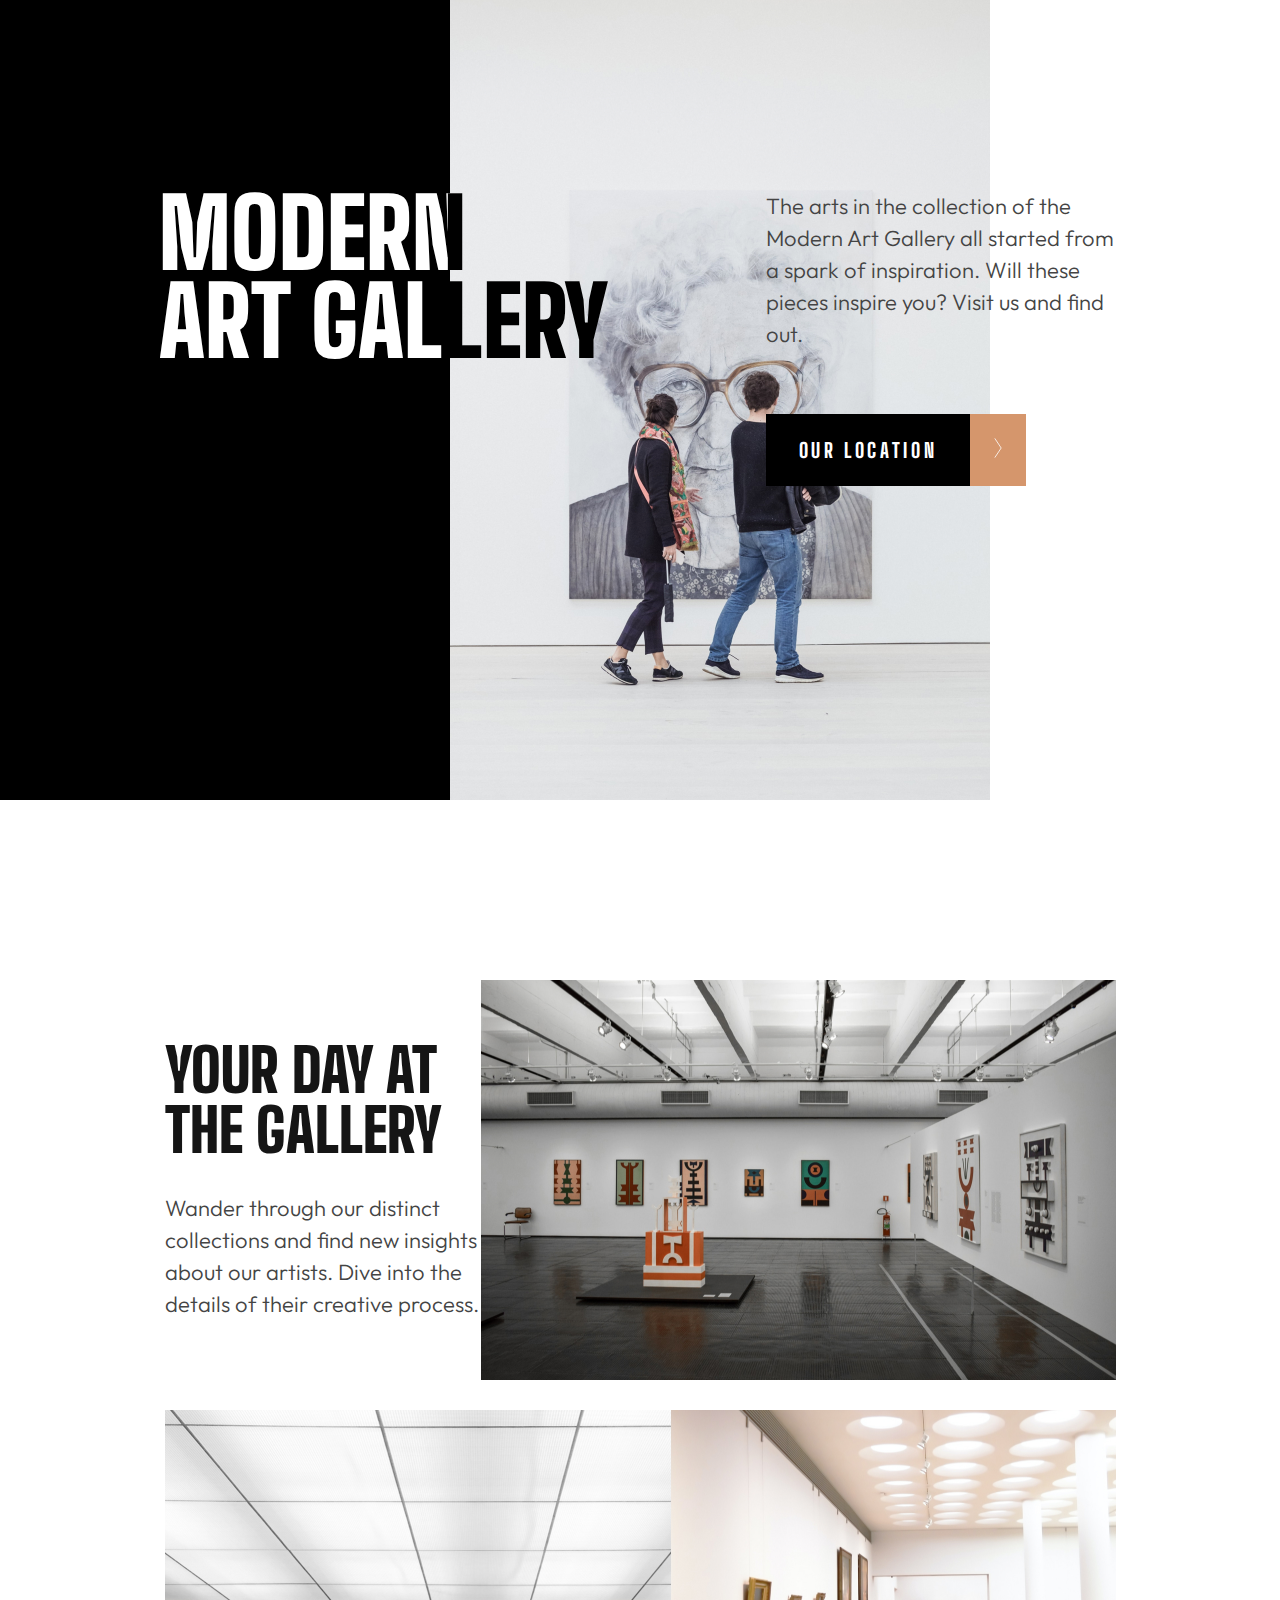
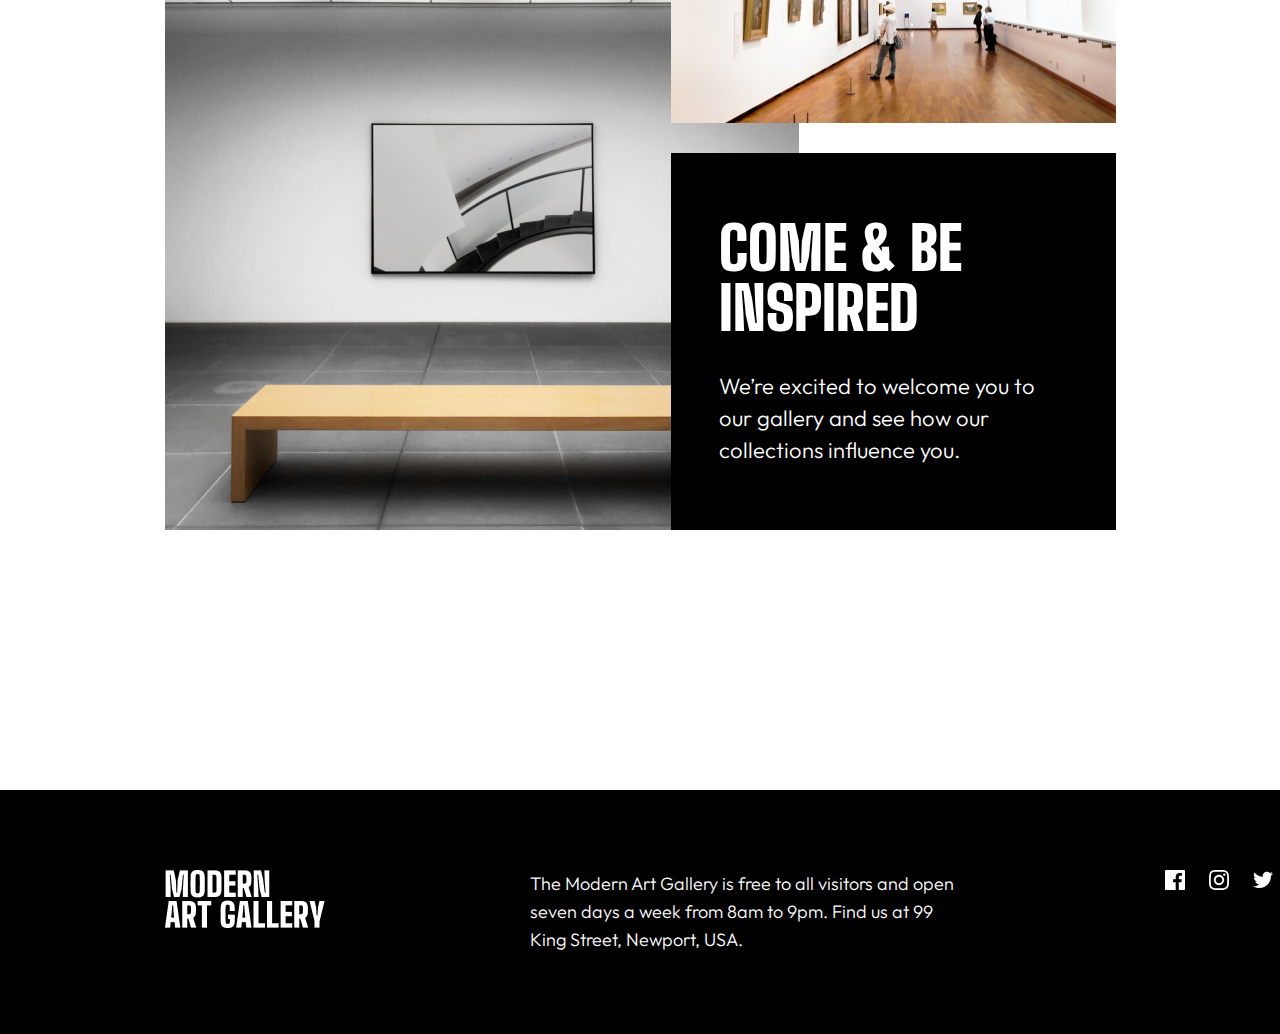
<file: index.html>
<!DOCTYPE html>
<html lang="en">
<head>
    <meta charset="UTF-8">
    <meta http-equiv="X-UA-Compatible" content="IE=edge">
    <meta name="viewport" content="width=device-width, initial-scale=1.0">
    <link rel="stylesheet" href="./reset.css">
    <link rel="stylesheet" href="./style.css">
    <title>Document</title>
</head>
<body>
    <div class="contaner"> 
                <div class="black">
                </div>
                <img class="woman" src="./Rectangle (1).jpg" alt="">
                <img class="woman2" src="./Rectangle (3).jpg" alt=""> 
                <div class="modernartgal"> 
                    <div class="mod12">
                    <h1 class="mod">modern</h1>
                    <h2 class="gal">art gal</h2>
                    </div>
                    <div class="part12">
                    <h3 class="part1">i</h3>
                    <h4 class="part2">lery</h4> 
                    </div>    
                </div>
                <div class="modernartgal2">
                    <h1 class="mod">modern</h1>
                    <h2 class="gal">art gallery</h2>
                </div>
                <p class="arts">The arts in the collection of the Modern Art Gallery all started from a spark of inspiration. Will these pieces inspire you? Visit us and find out.</p>
            <!-- <button>OUR LOCATION</button> -->
            <a href="./location.html"><button>OUR LOCATION</button></a>
            <button class="button"><img class="butt" src="./Path 2.svg" alt=""></button>
            
            <div class="text">
                <h5>Your Day at the Gallery</h5>
                <p class="wander">Wander through our distinct collections and find new insights about our artists. Dive into the details of their creative process.</p>
            </div>
            <img class="photo1" src="./Rectangle (2).jpg" alt="">
            <img class="photo2" src="./Rectangle Copy 2.jpg" alt="">
            <img class="photo3" src="./Rectangle Copy 4.jpg" alt="">
            <div class="litblack">
            <h6>COME & BE INSPIRED</h6>
            <p>We’re excited to welcome you to our gallery and see how our collections influence you.</p>
            </div>
    <footer class="foot1">
        <div class="foot">
                <img class="modernphoto" src="./MODERNARTGALLERY.png" alt="">
                <p>The Modern Art Gallery is free to all visitors and open seven days a week from 8am to 9pm. Find us at 99 King Street, Newport, USA.</p>
            <div class="icon">
                <svg width="20" height="20" viewBox="0 0 20 20" fill="none" xmlns="http://www.w3.org/2000/svg" class="fb">
                    <path id="Path" d="M18.8958 0H1.10417C0.494167 0 0 0.494167 0 1.10417V18.8967C0 19.5058 0.494167 20 1.10417 20H10.6833V12.255H8.07667V9.23667H10.6833V7.01083C10.6833 4.4275 12.2608 3.02083 14.5658 3.02083C15.67 3.02083 16.6183 3.10333 16.895 3.14V5.84L15.2967 5.84083C14.0433 5.84083 13.8008 6.43667 13.8008 7.31V9.2375H16.79L16.4008 12.2558H13.8008V20H18.8975C19.5058 20 20 19.5058 20 18.8958V1.10417C20 0.494167 19.5058 0 18.8958 0Z" fill="white"/>
                    </svg>
                <!-- <img class="fb" src="./Path.svg" alt=""> -->
                <img class="insta" src="./Shape.svg" alt="">
                <img class="twit" src="./Path (1).svg" alt="">
            </div>
        </div>
    </footer>
        </div>
</div>












    </div>
</body>
</html>
</file>
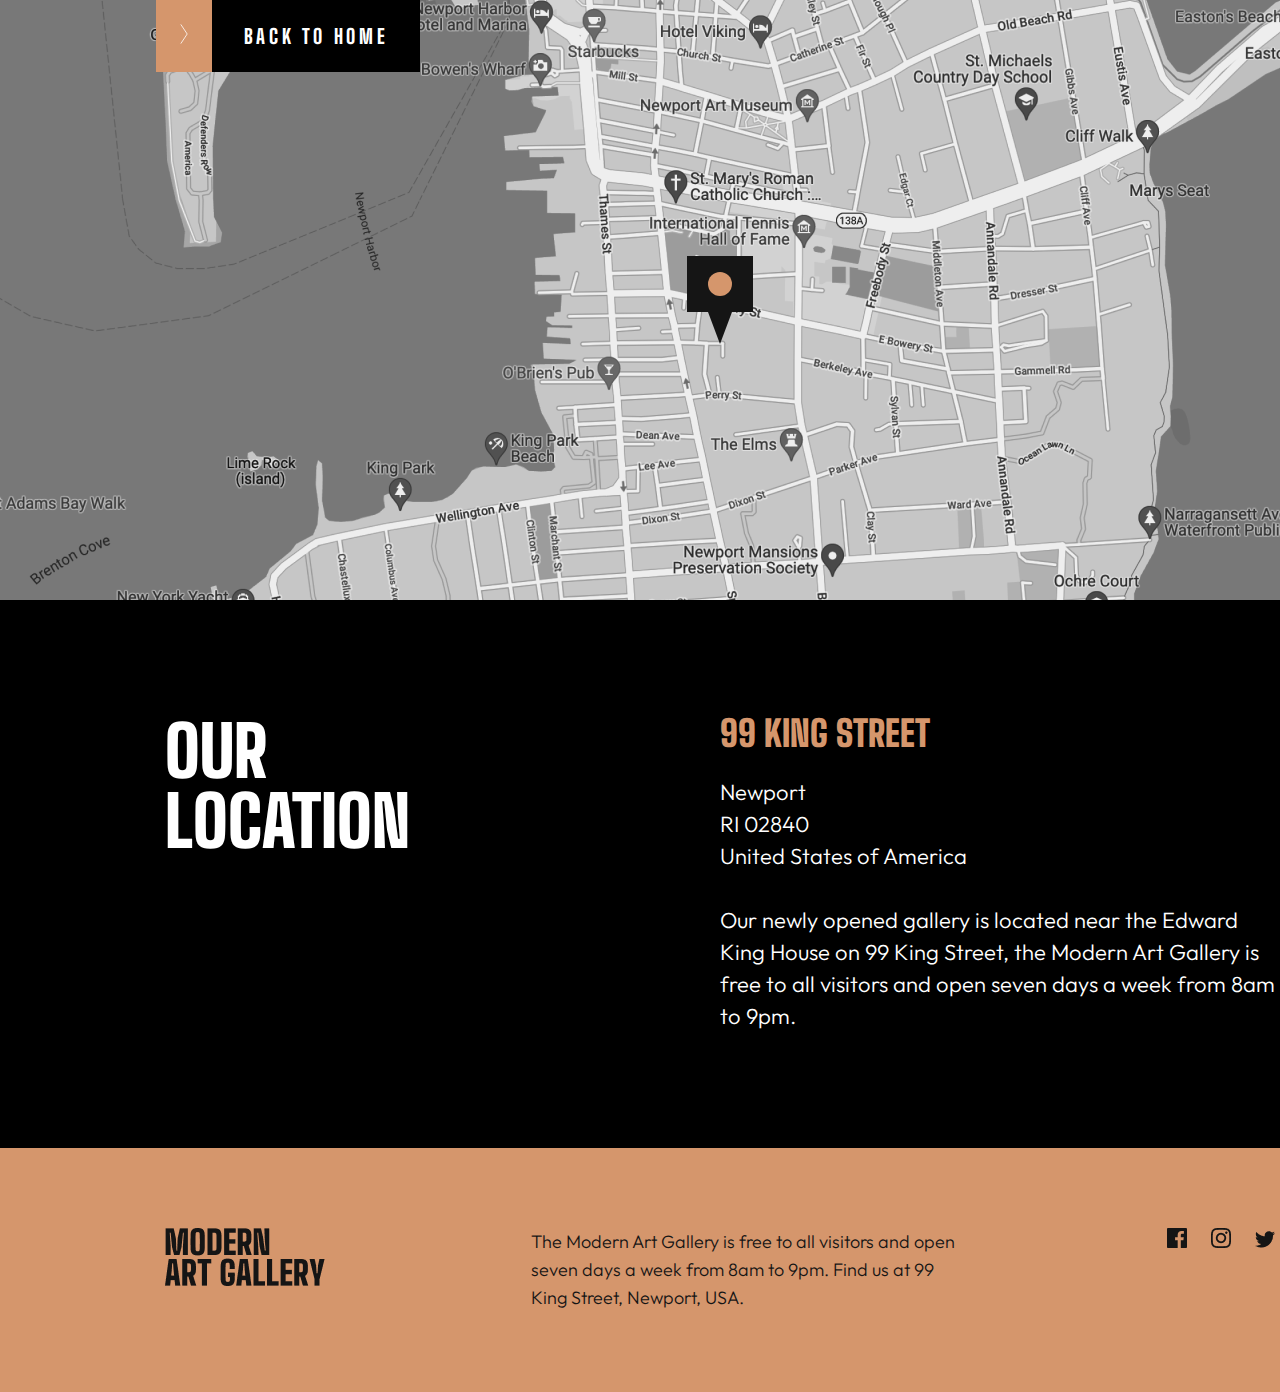
<file: location.html>
<!DOCTYPE html>
<html lang="en">
<head>
    <meta charset="UTF-8">
    <meta http-equiv="X-UA-Compatible" content="IE=edge">
    <meta name="viewport" content="width=device-width, initial-scale=1.0">
    <link rel="stylesheet" href="./reset.css">
    <link rel="stylesheet" href="./style.css">
    <title>Document</title>
</head>
<body>
    <div class="contaner2">
<img class="map" src="./Bitmap.png" alt="ruka">
<img class="map2" src="./Bitmap (2).png" alt="">
<img class="map3" src="./Bitmap (3).png" alt="">
<a href="./index.html"><button class="backtohome">BACK TO HOME</button></a>
<button class="button2"><img class="butt2" src="./Path 2.svg" alt=""></button>
 <img class="locat" src="./Group 6.svg" alt="">
<section>
    <div class="black2">
        <div class="satauri">
            <h1 class="satauri1">OUR</h1>
            <h2 class="satauri2">LOCATION</h2>
            <h3 class="satauri3">OUR LOCATION</h3>
        </div>
        <div class="text2">
            <h3 class="king99">99 King Street</h3>
            <p class="newport">Newport</p>
            <p class="ri02">RI 02840</p>
            <p class="united">United States of America</p>
            <p class="ournewly">Our newly opened gallery is located near the Edward King House on 99 King Street, the Modern Art Gallery is free to all visitors and open seven days a week from 8am to 9pm.</p>
        </div>
            
    </div>
</section>
<footer class="foot2">
<div class="footdiv">
        <div class="foo1">
            <img src="./MODERNARTGALLERY (1).png" alt="">
        </div>
            <div class="foo2">
                <p class="themodern">The Modern Art Gallery is free to all visitors and open seven days a week from 8am to 9pm. Find us at 99 King Street, Newport, USA.</p>
            </div>
                <div class="foo3">
                    <svg class="fb2" width="20" height="20" viewBox="0 0 20 20" fill="none" xmlns="http://www.w3.org/2000/svg">
                        <path d="M18.8958 0H1.10417C0.494167 0 0 0.494167 0 1.10417V18.8967C0 19.5058 0.494167 20 1.10417 20H10.6833V12.255H8.07667V9.23667H10.6833V7.01083C10.6833 4.4275 12.2608 3.02083 14.5658 3.02083C15.67 3.02083 16.6183 3.10333 16.895 3.14V5.84L15.2967 5.84083C14.0433 5.84083 13.8008 6.43667 13.8008 7.31V9.2375H16.79L16.4008 12.2558H13.8008V20H18.8975C19.5058 20 20 19.5058 20 18.8958V1.10417C20 0.494167 19.5058 0 18.8958 0Z" fill="#151515"/>
                        </svg>
                        <img class="insta2" src="./Shape (1).png" alt="">
                        <img class="twit2" src="./Path.png" alt="">
                        
                </div>
</div>
</footer>


    </div>
</body>
</html>
</file>
<file: style.css>
@import url('https://fonts.googleapis.com/css2?family=Big+Shoulders+Display:wght@900&display=swap');
@import url('https://fonts.googleapis.com/css2?family=Outfit&display=swap');
.contaner{
    max-width: 1440px;
    width: 100%;
    height: 2554px;
    margin: 0 auto;
    position: relative;
    flex-wrap: wrap;
}
.black{
    position: absolute;
    width: 450px;
    height: 800px;
    background-color: black;
}
.modernartgal{
    position: absolute;
    display: flex;
    justify-content: center;
    top: 189px;
    left: 145px;
    width: 460px;
    height: 176px;
}
.moderngal2{
    display: none;
}
.mod12{
    margin-left: 18px;
    width: 285px;
    height: 176px;
}
.mod{
    font-family: "big shoulders Display";
    font-weight: 900;
    font-size: 96px;
    font-style: normal;
    line-height: 88px;
    text-transform: uppercase;
    color: #FFFFFF;
}
.gal{
    font-family: "big shoulders Display";
    font-weight: 900;
    font-size: 96px;
    line-height: 88px;
    text-transform: uppercase;
    color: #FFFFFF;  
}
.part12{
    /* width: 180px;
    height: 176px; */
}
.part1{
    font-family: "big shoulders Display";
    font-weight: 900;
    font-size: 96px;
    line-height: 88px;
    text-transform: uppercase;
    color: black;
}
.part2{
    font-family: "big shoulders Display";
    font-weight: 900;
    font-size: 96px;
    line-height: 88px;
    text-transform: uppercase;
    color: black;
}
.woman{
    position: absolute;
    top: 0;
    /* opacity: 0.5; */
    left: 450px;
    width: 540px;
    height: 800px;
}
.woman2{
    display: none;
}
.arts{
    position: absolute;
    width: 350px;
    height: 160px;
    top: 190px;
    right: 164px;
    font-family: 'Outfit';
    font-style: normal;
    font-weight: 300;
    font-size: 22px;
    line-height: 32px;
    color: #444444;
}
button{
    position: absolute;
    top: 414px;
    right: 310px;
    width: 204px;
    height: 72px;
    color: #FFFFFF;
    background-color: black;
    font-family: 'Big Shoulders Display';
    font-style: normal;
    font-weight: 800;
    font-size: 20px;
    line-height: 24px;
    letter-spacing: 3.63636px;
    border: none;
}
button:hover{
    background-color: #D5966C;
}
.button{
    position: absolute;
    top: 414px;
    right: 254px;
    width: 56px;
    height: 72px;
    background-color: #D5966C;
    border: none;
}
.button:hover{
    background-color: black;
}
.butt{
    width: 8px;
    height: 24px;
}
.text{
    position: absolute;
    top: 1040px;
    left: 165px;
    width: 350px;
    height: 280px;
}
h5{
    font-family: 'Big Shoulders Display';
    font-style: normal;
    width: 350px;
    left: 120px;
    font-weight: 900;
    font-size: 60px;
    line-height: 60px;
    text-transform: uppercase;
    color: #151515;   
}
.wander{
    width: 350px;
    height: 128px;
    margin-top: 32px;
    font-family: 'Outfit';
    font-style: normal;
    font-weight: 300;
    font-size: 22px;
    line-height: 32px;
    color: #444444;
}
.photo1{
    position: absolute;
    top: 980px;
    right: 164px;
    width: 635px;
    height: 400px;
}
.photo2{
    position: absolute;
    top: 1410px;
    left: 165px;
    width: 635px;
    height: 720px;
}
.photo3{
    position: absolute;
    top: 1410px;
    right: 164px;
    width: 445px;
    height: 313px;
}
.litblack{
    position: absolute;
    bottom: 424px;
    right: 164px;
    width: 445px;
    height: 377px;
    background-color: black;
}
h6{
    width: 350px;
    height: 120px;
    margin-top: 65px;
    margin-left: 48px;
    font-family: 'Big Shoulders Display';
    font-style: normal;
    font-weight: 900;
    font-size: 60px;
    line-height: 60px;
    text-transform: uppercase;
    color: #FFFFFF;
}
.litblack p{
    width: 350px;
    height: 96px;
    margin-top: 32px;
    margin-left: 48px;
    font-family: 'Outfit';
    font-style: normal;
    font-weight: 300;
    font-size: 22px;
    line-height: 32px;
    color: #FFFFFF;
}
.foot1{
    position: absolute;
    top: 2310px;
    margin-top: 80px;
    width: 1440px;
    height: 244px;
    background-color: black;
    display: flex;
    justify-content: center;
    align-items: center;
    justify-content: space-around;
}
.foot{
    /* margin-left: 165px; */
    width: 1110px;
    height: 84px;
    display: flex;
    /* justify-content: center; */
    align-items: flex-start;
    justify-content: space-between;
}
footer p{
    width: 430px;
    height: 84px;
    font-family: 'Outfit';
    font-style: normal;
    font-weight: 300;
    font-size: 18px;
    line-height: 28px;
    color: #FFFFFF;
}
.icon{
    width: 110px;
}
.fb{
    width: 20px;
    height: 20px;
}
.fb :hover{
    fill: #D5966C;
}
.insta{
    width: 20px;
    height: 20px;
    margin-left: 20px;
}
.twit{
    width: 20px;
    height: 20px;
    margin-left: 20px;
}


.contaner2{
    max-width: 1440px;
    width: 100%;
    margin: 0 auto;
    position: relative;
}
.map{
    position: absolute;
    width: 1440px;
    height: 600px;
    top: 0;
    left: 0;
}
.map2{
    display: none;
}
.map3{
    display: none;
}
.locat{
    position: absolute;
    width: 66px;
    height: 88px;
    top: 256px ;
    left: 687px;
}
.backtohome{
    position: absolute;
    top: 0;
    left: 212px;
    width: 208px;
    height: 72px;
    background-color: black;
    font-family: 'Big Shoulders Display';
    font-style: normal;
    font-weight: 800;
    font-size: 20px;
    line-height: 24px;
    letter-spacing: 3.63636px;
    color: #FFFFFF;
}
.backtohome :hover{
background-color: #D5966C;
}
.button2{
    position: absolute;
    top: 0;
    left: 156px;
    background-color: #D5966C;
    width: 56px;
    height: 72px;
}
.button2:hover{
    background-color: black;
}
.butt2{
    width: 8px;
    height: 24px;
}
section{
    position: absolute;
    display: flex;
    justify-content: center;
    align-items: center;
    width: 1440px;
    height: 548px;
    left: 0 ;
    top: 600px ;
    background-color: black;
}
.black2{
    display: flex;
    justify-content: space-between;
    width: 1110px;
    height: 316px;
}
.satauri{
    width: 350px;
    height: 140px;
}
.satauri1{
    font-family: 'Big Shoulders Display';
    font-style: normal;
    font-weight: 900;
    font-size: 70px;
    line-height: 70px;
    text-transform: uppercase;
    color: #FFFFFF;
}
.satauri2{
    font-family: 'Big Shoulders Display';
    font-style: normal;
    font-weight: 900;
    font-size: 70px;
    line-height: 70px;
    text-transform: uppercase;
    color: #FFFFFF;
}
.satauri3{
    display: none;
}
.text2{
width: 555px;
height: 316px;
}
.king99{
    font-family: 'Big Shoulders Display';
    font-style: normal;
    font-weight: 900;
    font-size: 36px;
    line-height: 36px;
    text-transform: uppercase;
    color: #D5966C;
}
.newport{
    margin-top: 24px;
    font-family: 'Outfit';
    font-style: normal;
    font-weight: 300;
    font-size: 22px;
    line-height: 32px;
    color: #FFFFFF;
}
.ri02{
    font-family: 'Outfit';
    font-style: normal;
    font-weight: 300;
    font-size: 22px;
    line-height: 32px;
    color: #FFFFFF;
}
.united{
    font-family: 'Outfit';
    font-style: normal;
    font-weight: 300;
    font-size: 22px;
    line-height: 32px;
    color: #FFFFFF; 
}
.ournewly{
    margin-top: 32px;
    font-family: 'Outfit';
    font-style: normal;
    font-weight: 300;
    font-size: 22px;
    line-height: 32px;
    color: #FFFFFF;
}
.foot2{
    position: absolute;
    display: flex;
    justify-content: center;
    align-items: center;
    top: 1148px;
    width: 1440px;
    height: 244px;
    background-color: #D5966C ;
}
.footdiv{
    display: flex;
    justify-content: space-between;
    width: 1110px;
    height: 84px;
}
.themodern{
    font-family: 'Outfit';
    font-style: normal;
    font-weight: 300;
    font-size: 18px;
    line-height: 28px;
    color: #151515;
}
.fb2 :hover{
    fill: white;
}
.insta2{
    margin-left: 20px;
}
.twit2{
    margin-left: 20px;
}

@media(max-width:768px){
.contaner{
    height: 2238px;
}
.black{
    display: none;
}
.woman{
    top:0;
    left: 0;
    width: 437px;
    height: 700px;
}
.modernartgal{
    display: none;
}
.modernartgal2{
    position: absolute;
    top: 145px;
    left: 389px;
    width: 339px;
    height: 130px;
}
.mod{
    font-size: 70px;
    line-height: 65px;
    color: black;
}
.gal{
    font-size: 70px;
    line-height: 65px;
    color: black;  
}
.arts{
    top: 323px;
    left: 389px;
    font-size: 18px;
    line-height: 28px;
}
button{
    top: 483px;
    left: 389px;
}
button:hover{
    background-color: #D5966C;
}
.button{
    top: 483px;
    left: 590px;
}
.text{
    top: 856px;
    left: 39px;
    width: 223px;
    height: 135px;
}
h5{
    width: 223px;
    height: 135px;
    font-size: 50px;
    line-height: 45px; 
}
.wander{
    width: 223px;
    height: 140px;
    font-size: 18px;
    line-height: 28px;
    color: #444444;
}
.photo1{
    top: 820px;
    left: 330px;
    width: 398px;
    height: 400px;
}
.photo2{
    top: 1231px;
    left: 39px;
    width: 398px;
    height: 720px;
}
.photo3{
    top: 1231px;
    left: 448px;
    width: 280px;
    height: 313px;
}
.litblack{
    width: 280px;
    height: 396px;
    top: 1555px;
    bottom: 336px;
    right: 40px;
} 
h6{
    width: 223px;
    height: 90px;
    margin-top: 85px;
    margin-left: 28px;
    font-size: 50px;
    line-height: 45px;
}
.litblack p{
    width: 223px;
    height: 112px;
    margin-top: 24px;
    margin-left: 28px;
    font-size: 18px;
    line-height: 28px;
}
.foot1{
    width: 768px;
    height: 216px;
    top: 2127px;
}
.foot{
    margin-left: 39px;
    margin-right: 40px;
}
.modernphoto{
    width: 110.05px;
    height: 40px;
}
footer p{
    width: 281px;
    height: 104px;
    font-size: 16px;
    line-height: 26px;
}

.contaner2{
    max-width: 768px;
    width: 100%;
    height: 1252px;
}
.map{
    display: none;
}
.map2{
    position: absolute;
    width: 768px;
    height: 600px;
    top: 0;
    left: 0;
    display: block;
}
.map3{
    display: none;
}
.locat{
    width: 66px;
    height: 88px;
    top: 256px ;
    left: 351px;
}
.button2{
    left: 40px;
    background-color: #D5966C;
    width: 56px;
    height: 72px;
}
.backtohome{
    left: 95px;
    background-color: black;
}
section{
    width: 768px;
    height: 436px;
}
 .black2{
    width: 689px;
    height: 436px;
    margin-top: 88px;
} 
.satauri{
    width: 223px;
    height: 100px;
}
.satauri1{
    font-size: 55px;
    line-height: 50px;
}
.satauri2{
    font-size: 55px;
    line-height: 50px;
}
.satauri3{
    display: none;
}
.text2{
    width: 400px;
    height: 316px;
}
.king99{
    font-size: 32px;
    line-height: 32px;
}
.newport{
    font-size: 18px;
    line-height: 28px;
}
.ri02{
    font-size: 18px;
    line-height: 28px;
}
.united{
    font-size: 18px;
    line-height: 28px;
}
.ournewly{
    font-size: 18px;
    line-height: 28px;
}
.foot2{
    top: 1036px;
    width: 768px;
    height: 216px;
}
.footdiv{
    width: 689px;
    height: 104px;
}
}

@media(max-width:375px){
.contaner{
    height: 2811px;
}
.woman{
display: none;
}
 .woman2{
    position: absolute;
    top: 0;
    left: 0;
    width: 375px;
    height: 240px;
    display: block;
} 
.modernartgal{
    display: none;
}
.modernartgal2{
    top: 272px;
    left: 16px;
    width: 343px;
    height: 110px;
}
.mod{
    font-size: 60px;
    line-height: 55px;
}
.gal{
    font-size: 60px;
    line-height: 55px;
}
.arts{
    top: 414px;
    left: 16px;
    width: 343px;
    height: 112px;
    color: #444444;
}
button{
    top: 558px;
    left: 16px;
}
.button{
    top: 558px;
    left: 220px;
    width: 56px;
    height: 72px;
}
.photo1{
    top: 750px;
    left: 16px;
    width: 343px;
    height: 320px;
}
.text{
    margin-top: 240px;
    left: 16px;
    width: 343px;
    height: 320px;
}
h5{
    width: 343px;
    height: 90px;
    font-size: 50px;
    line-height: 45px; 
}
.wander{
    width: 343px;
    height: 112px;
    font-size: 18px;
    line-height: 28px;
}
.photo2{
    top: 1350px;
    left: 16px;
    width: 343px;
    height: 480px;
}
.photo3{
    top: 1846px;
    left: 16px;
    width: 343px;
    height: 200px;
} 
.litblack{
    width: 343px;
    height: 293px;
    top: 2062px;
    left: 16px;
} 
h6{
    width: 295px;
    height: 90px;
    margin-top: 48px;
    margin-left: 24px;
}
.litblack p{
    width: 295px;
    height: 84px;
    margin-top: 24px;
    margin-left: 24px;
}
.foot1{
    width: 375px;
    height: 336px;
    top: 2475px;
}
.foot{
    display: flex;
    flex-direction: column;
    justify-content: space-between;
    align-content: space-between;
    width: 331px;
    height: 240px;
    margin-left: 32px;
    margin-right: 48px;
}

.contaner2{
    max-width: 375px;
    width: 100%;
    height: 1379px;
}
.map{
    display: none;
}
.map2{
    display: none;
}
.map3{
    position: absolute;
    width: 375px;
    height: 600px;
    top: 0;
    left: 0;
    display: block;
}
.locat{
    width: 66px;
    height: 88px;
    top: 231px ;
    left: 155px;
}
.button2{
    left: 0;
    background-color: #D5966C;
    width: 56px;
    height: 72px;
}
.backtohome{
    left: 53px;
    background-color: black;
}
section{
    width: 375px;
    height: 493px;
    background-color: black;
}
.black2{
    display: flex;
    flex-direction: column;
    justify-content: space-between;
    align-content: space-between;
    width: 343px;
    height: 400px;
    margin-top: 0;
} 
.satauri{
    width: 360px;
    height: 45px;
}
.satauri1{
   /* width: 100px;
   display: inline-block; */
   display: none;
}
.satauri2{
    display: none;
}
.text2{
    Width: 343px;
    Height: 296p;
}
 .satauri3{
    font-family: 'Big Shoulders Display';
    font-style: normal;
    font-weight: 900;
    font-size: 50px;
    line-height: 45px;
    text-transform: uppercase;
    color: #FFFFFF;
    display: block;
} 
.king99{
    font-size: 32px;
    line-height: 32px;
    margin-bottom:5px ;
}
.newport{
    font-size: 16px;
    line-height: 28px;
    margin-top: 20px;
}
.ri02{
    font-size: 16px;
    line-height: 28px;
}
.united{
    font-size: 16px;
    line-height: 28px;
}
.ournewly{
    font-size: 16px;
    line-height: 28px;
    width: 300px;
    margin-top: 20px;
}
.foot2{
    top: 1043px;
    width: 375px;
    height: 336px;
}
.footdiv{
    display: flex;
    flex-direction: column;
    justify-content: space-around;
    align-content: space-around;
    width: 311px;
    height: 240px;
    /* margin-top: 48px;
    margin-left: 32px; */
} 
.foo2{
    margin-top: 38px;
}
.foo3{
    margin-top: 38px;
}
}
</file>
